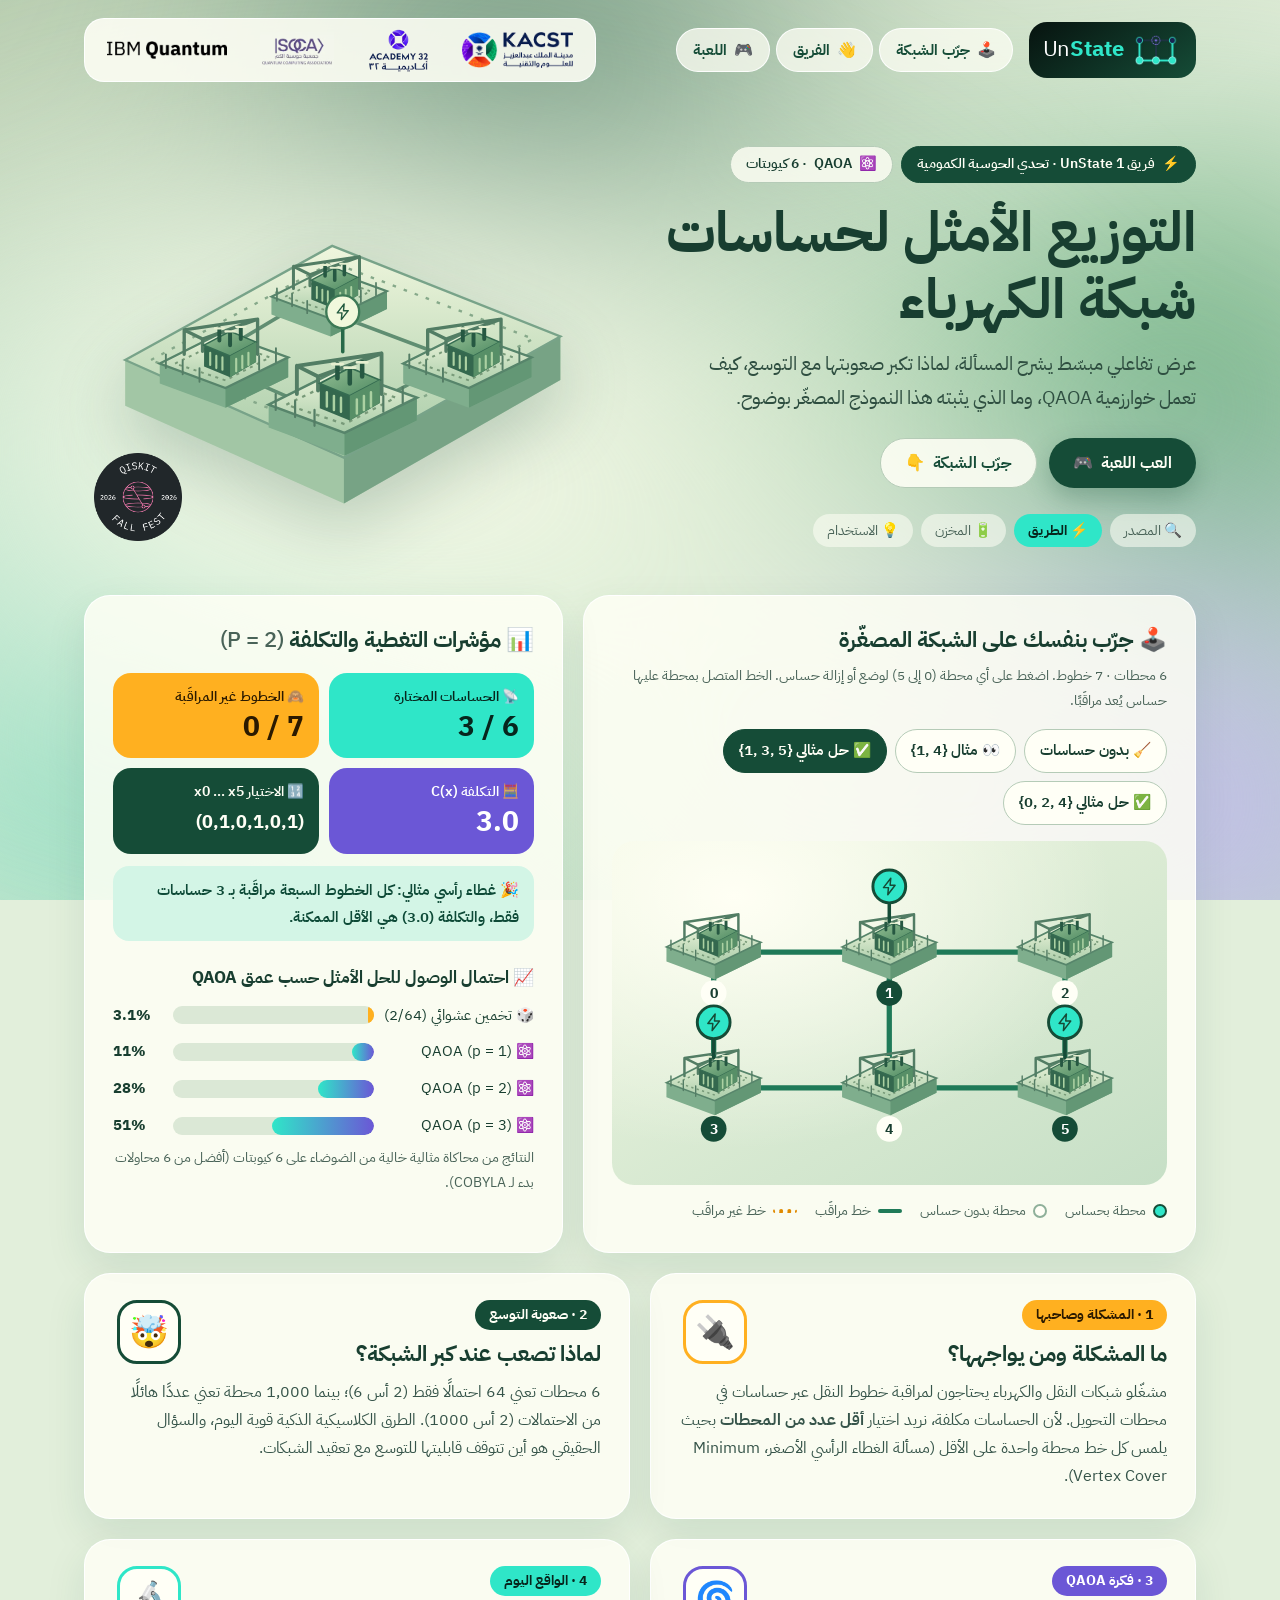
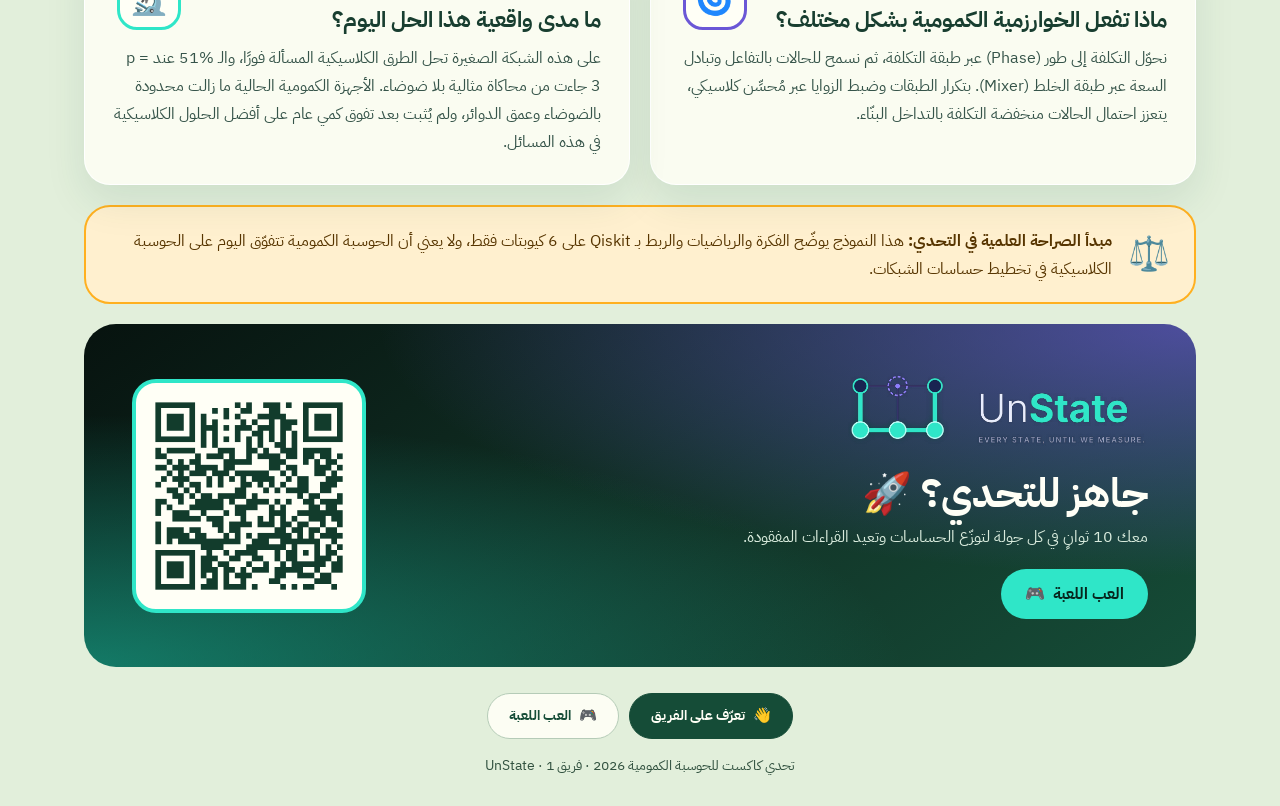
<file: index.html>
<!doctype html>
<html lang="ar" dir="rtl">
<head>
<meta charset="utf-8">
<meta name="viewport" content="width=device-width,initial-scale=1">
<meta name="theme-color" content="#f5f7ed">
<meta name="description" content="عرض تفاعلي من فريق UnState: أقل عدد من الحساسات يراقب كل خطوط شبكة الكهرباء، بخوارزمية QAOA.">
<title>UnState · التوزيع الأمثل لحساسات الشبكة (QAOA)</title>
<link rel="icon" href="product/assets/icon.png">
<link rel="preconnect" href="https://fonts.googleapis.com">
<link rel="preconnect" href="https://fonts.gstatic.com" crossorigin>
<link href="https://fonts.googleapis.com/css2?family=IBM+Plex+Sans+Arabic:wght@400;500;600;700&display=swap" rel="stylesheet">
<link rel="stylesheet" href="product/style.css?v=5">
</head>
<body>
<svg class="defs" aria-hidden="true" xmlns="http://www.w3.org/2000/svg"><defs>
<linearGradient id="pad" x2="0" y2="1"><stop stop-color="#eff6dd"/><stop offset="1" stop-color="#a7cba7"/></linearGradient>
<linearGradient id="metal" x2="1" y2="1"><stop stop-color="#94bf94"/><stop offset="1" stop-color="#4e8a62"/></linearGradient>
<symbol id="bolt" viewBox="0 0 24 24"><path d="M13.8 2 5 13.4h6L10.2 22 19 10.6h-6L13.8 2Z" fill="none" stroke="currentColor" stroke-width="1.8" stroke-linejoin="round"/></symbol>
<symbol id="station-art" viewBox="0 0 100 100">
<path d="M8 60 48 40l44 16v13L51 89 8 73Z" fill="#7fae8d"/>
<path d="M51 76 92 56v13L51 89Z" fill="#639775"/>
<path d="M8 60 48 40l44 16-41 20Z" fill="url(#pad)" stroke="#57856b" stroke-width="1.5"/>
<path d="M18 60 49 45l31 11-29 15Z" fill="none" stroke="#789a79" stroke-width="1.3" stroke-dasharray="2 3"/>
<path d="M24 54V38l48-7v23M24 38l12 6 36-13M36 44v8" fill="none" stroke="#527d64" stroke-width="2.2" stroke-linecap="round" stroke-linejoin="round"/>
<path d="M37 48v14l17 7 17-10V46Z" fill="#34684e"/>
<path d="M37 48l17 7 17-9-17-7Z" fill="url(#metal)" stroke="#356c51"/>
<path d="M54 55v14l17-10V46Z" fill="#578f67"/>
<path d="M41 53v8m4-6v8m4-7v8m9-7v8m4-10v8m4-10v8" stroke="#abd1a2" stroke-width="1.4" stroke-linecap="round"/>
<path d="M47 45v-8m7 11v-9m7 5v-8" stroke="#265842" stroke-width="2.6" stroke-linecap="round"/>
<path d="M44 37h6m1 2h6m1-3h6" stroke="#e5efd0" stroke-width="1.5" stroke-linecap="round"/>
<path d="M12 63v-9m11 13v-9m11 14v-9m39 1v-9m11 4v-9" stroke="#547d65" stroke-width="1.25" stroke-linecap="round"/>
</symbol>
</defs></svg>
<div class="ambient" aria-hidden="true"></div>

<div class="container">
  <header class="top">
    <a class="identity" href="#top" aria-label="UnState">
      <span class="tile"><img src="product/assets/unstate-mark.png" alt="" width="392" height="277"></span>
      <strong dir="ltr">Un<b>State</b></strong>
    </a>
    <nav class="nav" aria-label="التنقل">
      <a href="#try"><span aria-hidden="true">🕹️</span> جرّب الشبكة</a>
      <a href="product/team.html" target="_blank" rel="noopener"><span aria-hidden="true">👋</span> الفريق</a>
      <a href="https://eyes-on-the-grid-kacst.ovalibex32.chatgpt.site/" target="_blank" rel="noopener"><span aria-hidden="true">🎮</span> اللعبة</a>
    </nav>
    <div class="logos">
      <img src="product/assets/kacst.png" alt="مدينة الملك عبدالعزيز للعلوم والتقنية KACST" width="554" height="180">
      <img src="product/assets/academy32.png" alt="Academy 32" width="368" height="265" class="tall">
      <img src="product/assets/sqca.png" alt="جمعية حوسبة الكم" width="200" height="97">
      <img src="product/assets/ibm-quantum.png" alt="IBM Quantum" width="320" height="48" class="short">
    </div>
  </header>

  <main id="top">
    <section class="hero">
      <div class="copy">
        <div class="badges">
          <span class="badge primary"><i aria-hidden="true">⚡</i><span>فريق <bdi>UnState 1</bdi> · تحدي الحوسبة الكمومية</span></span>
          <span class="badge"><i aria-hidden="true">⚛️</i><bdi>QAOA</bdi> · 6 كيوبتات</span>
        </div>
        <h1>التوزيع الأمثل لحساسات شبكة الكهرباء</h1>
        <p class="lead">عرض تفاعلي مبسّط يشرح المسألة، لماذا تكبر صعوبتها مع التوسع، كيف تعمل خوارزمية <bdi>QAOA</bdi>، وما الذي يثبته هذا النموذج المصغّر بوضوح.</p>
        <div class="actions">
          <a class="cta" href="https://eyes-on-the-grid-kacst.ovalibex32.chatgpt.site/" target="_blank" rel="noopener">العب اللعبة <span aria-hidden="true">🎮</span></a>
          <a class="soft" href="#try">جرّب الشبكة <span aria-hidden="true">👇</span></a>
        </div>
        <ol class="journey" aria-label="رحلة الطاقة">
          <li><span aria-hidden="true">🔍</span> المصدر</li>
          <li aria-current="step"><span aria-hidden="true">⚡</span> الطريق</li>
          <li><span aria-hidden="true">🔋</span> المخزن</li>
          <li><span aria-hidden="true">💡</span> الاستخدام</li>
        </ol>
      </div>
      <div class="yard-wrap" aria-hidden="true">
<svg class="yard" viewBox="0 0 440 330">
<path d="M35 176 211 79l194 77v37L221 298 35 215Z" fill="#a2c6a5"/>
<path d="M221 259 405 156v37L221 298Z" fill="#77a385"/>
<path d="M35 176 211 79l194 77-184 103Z" fill="url(#pad)" stroke="#78a389" stroke-width="2"/>
<path d="m57 176 154-83 171 65-161 85Z" fill="none" stroke="#86a98a" stroke-dasharray="3 7" stroke-width="2"/>
<path d="m109 173 77-46 130 49M120 184l98 43 98-51" fill="none" stroke="#608e72" stroke-width="3" stroke-linejoin="round"/>
<use href="#station-art" x="150" y="52" width="117" height="117"/><use href="#station-art" x="54" y="101" width="130" height="130"/><use href="#station-art" x="261" y="101" width="130" height="130"/><use href="#station-art" x="145" y="124" width="150" height="150"/>
<path d="M220 169v-30" stroke="#276948" stroke-width="3" stroke-linecap="round"/><circle cx="220" cy="135" r="14" fill="#f1f8dc" stroke="#3d7956" stroke-width="2"/><use href="#bolt" x="212" y="127" width="16" height="16" color="#235b40"/>
</svg>
        <img class="fest" src="product/assets/qiskit-fall-fest-2026.png" alt="" width="318" height="318">
      </div>
    </section>

    <section class="play" id="try" aria-labelledby="try-title">
      <div class="card">
        <h2 id="try-title"><span aria-hidden="true">🕹️</span> جرّب بنفسك على الشبكة المصغّرة</h2>
        <p class="note">6 محطات · 7 خطوط. اضغط على أي محطة (0 إلى 5) لوضع أو إزالة حساس. الخط المتصل بمحطة عليها حساس يُعد مراقَبًا.</p>
        <div class="controls" role="group" aria-label="أمثلة جاهزة">
          <button type="button" data-preset="">🧹 بدون حساسات</button>
          <button type="button" data-preset="1,4">👀 مثال <bdi dir="ltr">{1, 4}</bdi></button>
          <button type="button" data-preset="1,3,5">✅ حل مثالي <bdi dir="ltr">{1, 3, 5}</bdi></button>
          <button type="button" data-preset="0,2,4">✅ حل مثالي <bdi dir="ltr">{0, 2, 4}</bdi></button>
        </div>
        <div class="board"><svg id="gridSvg" viewBox="0 0 460 280" role="group" aria-label="شبكة الكهرباء: ست محطات وسبعة خطوط"><g id="edgesLayer"></g><g id="nodesLayer"></g></svg></div>
        <div class="legend">
          <span><i class="dot on"></i>محطة بحساس</span>
          <span><i class="dot off"></i>محطة بدون حساس</span>
          <span><i class="wire ok"></i>خط مراقَب</span>
          <span><i class="wire bad"></i>خط غير مراقَب</span>
        </div>
      </div>

      <div class="card" id="qaoa">
        <h2><span aria-hidden="true">📊</span> مؤشرات التغطية والتكلفة <bdi dir="ltr" class="soft-text">(P = 2)</bdi></h2>
        <div class="kpis">
          <div class="kpi mint"><span class="label">📡 الحساسات المختارة</span><span class="val" dir="ltr" id="kpiSensors">3 / 6</span></div>
          <div class="kpi amber"><span class="label">🙈 الخطوط غير المراقَبة</span><span class="val" dir="ltr" id="kpiUncovered">0 / 7</span></div>
          <div class="kpi violet"><span class="label">🧮 التكلفة <bdi dir="ltr">C(x)</bdi></span><span class="val" dir="ltr" id="kpiCost">3.0</span></div>
          <div class="kpi green"><span class="label">🔢 الاختيار <bdi dir="ltr">x0 … x5</bdi></span><span class="val bits" dir="ltr" id="kpiBitstring">(0,1,0,1,0,1)</span></div>
        </div>
        <p id="statusBox" class="status ok" role="status"></p>

        <h3><span aria-hidden="true">📈</span> احتمال الوصول للحل الأمثل حسب عمق <bdi>QAOA</bdi></h3>
        <div class="bars">
          <div class="bar"><span>🎲 تخمين عشوائي <bdi dir="ltr">(2/64)</bdi></span><div class="track"><div class="fill guess" style="--v:3.1%"></div></div><strong dir="ltr">3.1%</strong></div>
          <div class="bar"><span>⚛️ <bdi dir="ltr">QAOA (p = 1)</bdi></span><div class="track"><div class="fill" style="--v:11%"></div></div><strong dir="ltr">11%</strong></div>
          <div class="bar"><span>⚛️ <bdi dir="ltr">QAOA (p = 2)</bdi></span><div class="track"><div class="fill" style="--v:28%"></div></div><strong dir="ltr">28%</strong></div>
          <div class="bar"><span>⚛️ <bdi dir="ltr">QAOA (p = 3)</bdi></span><div class="track"><div class="fill" style="--v:51%"></div></div><strong dir="ltr">51%</strong></div>
        </div>
        <p class="note">النتائج من محاكاة مثالية خالية من الضوضاء على 6 كيوبتات (أفضل من 6 محاولات بدء لـ <bdi>COBYLA</bdi>).</p>
      </div>
    </section>

    <section class="story" aria-label="الأسئلة الأربعة">
      <article class="card amber">
        <span class="emoji" aria-hidden="true">🔌</span><span class="step">1 · المشكلة وصاحبها</span>
        <h2>ما المشكلة ومن يواجهها؟</h2>
        <p>مشغّلو شبكات النقل والكهرباء يحتاجون لمراقبة خطوط النقل عبر حساسات في محطات التحويل. لأن الحساسات مكلفة، نريد اختيار <strong>أقل عدد من المحطات</strong> بحيث يلمس كل خط محطة واحدة على الأقل (مسألة الغطاء الرأسي الأصغر، <bdi>Minimum Vertex Cover</bdi>).</p>
      </article>
      <article class="card green">
        <span class="emoji" aria-hidden="true">🤯</span><span class="step">2 · صعوبة التوسع</span>
        <h2>لماذا تصعب عند كبر الشبكة؟</h2>
        <p>6 محطات تعني 64 احتمالًا فقط (2 أس 6)؛ بينما 1,000 محطة تعني عددًا هائلًا من الاحتمالات (2 أس 1000). الطرق الكلاسيكية الذكية قوية اليوم، والسؤال الحقيقي هو أين تتوقف قابليتها للتوسع مع تعقيد الشبكات.</p>
      </article>
      <article class="card violet">
        <span class="emoji" aria-hidden="true">🌀</span><span class="step">3 · فكرة <bdi>QAOA</bdi></span>
        <h2>ماذا تفعل الخوارزمية الكمومية بشكل مختلف؟</h2>
        <p>نحوّل التكلفة إلى طور (<bdi>Phase</bdi>) عبر طبقة التكلفة، ثم نسمح للحالات بالتفاعل وتبادل السعة عبر طبقة الخلط (<bdi>Mixer</bdi>). بتكرار الطبقات وضبط الزوايا عبر مُحسِّن كلاسيكي، يتعزز احتمال الحالات منخفضة التكلفة بالتداخل البنّاء.</p>
      </article>
      <article class="card mint">
        <span class="emoji" aria-hidden="true">🔬</span><span class="step">4 · الواقع اليوم</span>
        <h2>ما مدى واقعية هذا الحل اليوم؟</h2>
        <p>على هذه الشبكة الصغيرة تحل الطرق الكلاسيكية المسألة فورًا، والـ <bdi dir="ltr">51%</bdi> عند <bdi dir="ltr">p = 3</bdi> جاءت من محاكاة مثالية بلا ضوضاء. الأجهزة الكمومية الحالية ما زالت محدودة بالضوضاء وعمق الدوائر، ولم يُثبت بعد تفوق كمي عام على أفضل الحلول الكلاسيكية في هذه المسائل.</p>
      </article>
    </section>

    <aside class="honesty">
      <span aria-hidden="true">⚖️</span>
      <p><strong>مبدأ الصراحة العلمية في التحدي:</strong> هذا النموذج يوضّح الفكرة والرياضيات والربط بـ <bdi>Qiskit</bdi> على 6 كيوبتات فقط، ولا يعني أن الحوسبة الكمومية تتفوّق اليوم على الحوسبة الكلاسيكية في تخطيط حساسات الشبكات.</p>
    </aside>

    <section class="game" aria-labelledby="game-title">
      <div>
        <img class="wordmark" src="product/assets/unstate-logo.png" alt="UnState: every state, until we measure" width="1180" height="295">
        <h2 id="game-title">جاهز للتحدي؟ <span aria-hidden="true">🚀</span></h2>
        <p>معك 10 ثوانٍ في كل جولة لتوزّع الحساسات وتعيد القراءات المفقودة.</p>
        <a class="cta light" href="https://eyes-on-the-grid-kacst.ovalibex32.chatgpt.site/" target="_blank" rel="noopener">العب اللعبة <span aria-hidden="true">🎮</span></a>
      </div>
      <a class="qr" href="https://eyes-on-the-grid-kacst.ovalibex32.chatgpt.site/" target="_blank" rel="noopener"><img src="product/assets/qr.png" alt="رمز QR للعبة الحساسات" width="888" height="888"></a>
    </section>
  </main>

  <footer>
    <nav class="footer-links" aria-label="روابط الفريق">
      <a href="product/team.html" target="_blank" rel="noopener"><span aria-hidden="true">👋</span> تعرّف على الفريق</a>
      <a href="https://eyes-on-the-grid-kacst.ovalibex32.chatgpt.site/" target="_blank" rel="noopener"><span aria-hidden="true">🎮</span> العب اللعبة</a>
    </nav>
    <p>تحدي كاكست للحوسبة الكمومية 2026 · فريق 1 · <bdi>UnState</bdi></p>
  </footer>
</div>
<script src="product/app.js"></script>
</body>
</html>
</file>
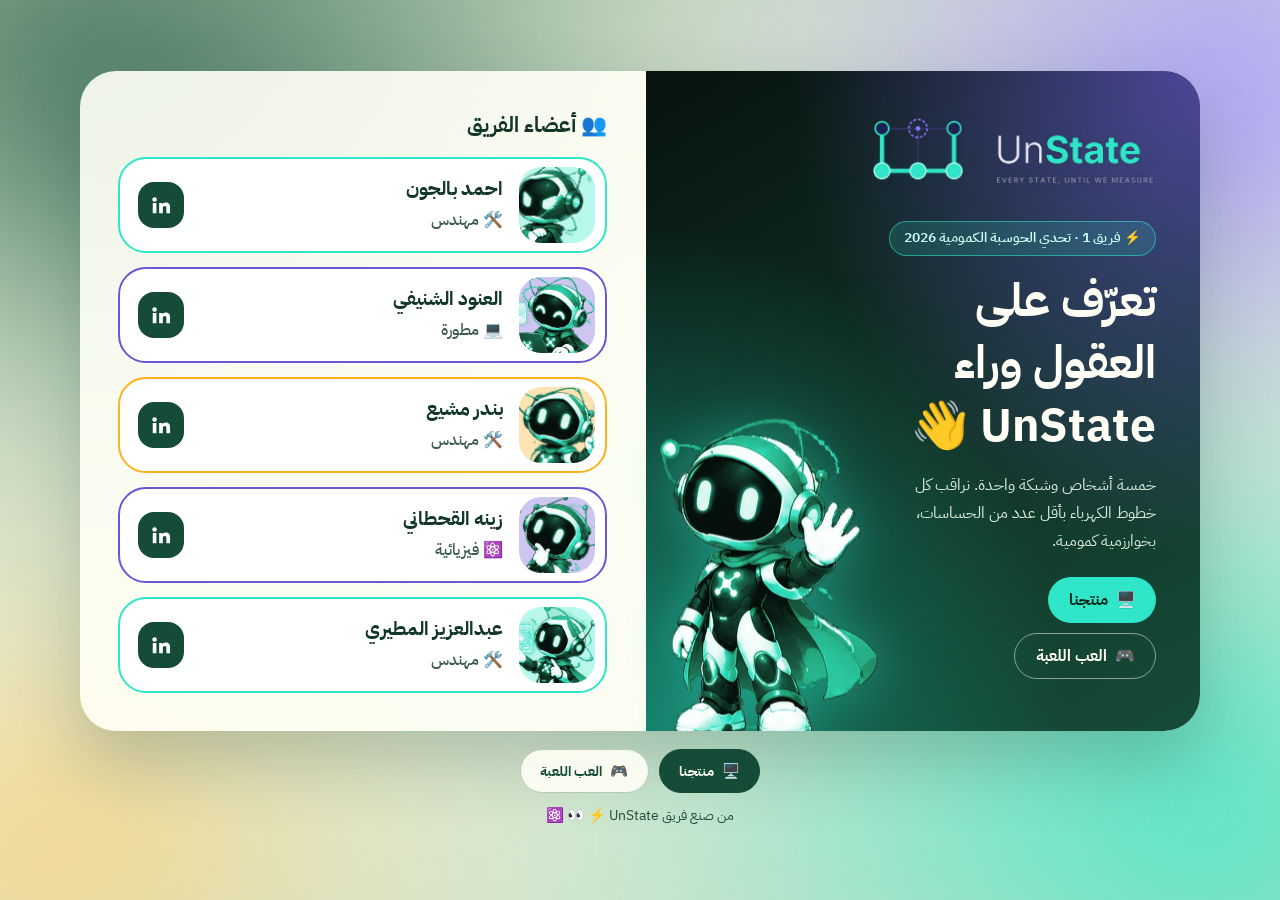
<file: team.html>
<!doctype html>
<html lang="en">
<head>
<meta charset="utf-8">
<title>UnState Team</title>
<meta http-equiv="refresh" content="0; url=product/team.html">
<link rel="canonical" href="product/team.html">
</head>
<body><a href="product/team.html">UnState Team</a></body>
</html>
</file>
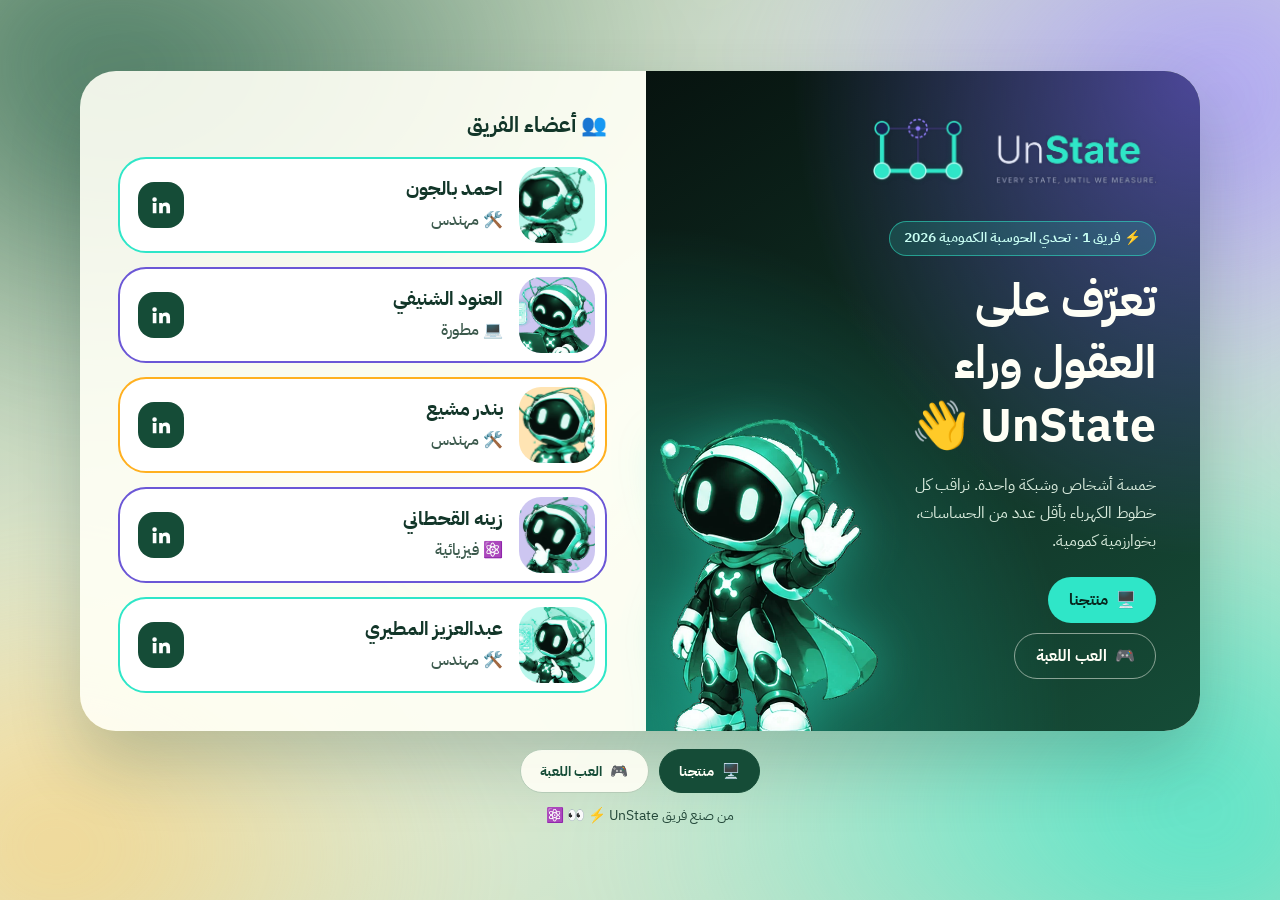
<file: product/team.html>
<!doctype html>
<html lang="ar" dir="rtl">
<head>
<meta charset="utf-8">
<meta name="viewport" content="width=device-width,initial-scale=1">
<meta name="theme-color" content="#154c37">
<meta name="description" content="تعرّف على العقول وراء UnState، الفريق 1 في تحدي كاكست للحوسبة الكمومية 2026.">
<title>فريق UnState</title>
<link rel="icon" href="assets/icon.png">
<link rel="preconnect" href="https://fonts.googleapis.com">
<link rel="preconnect" href="https://fonts.gstatic.com" crossorigin>
<link href="https://fonts.googleapis.com/css2?family=IBM+Plex+Sans+Arabic:wght@400;500;600;700&display=swap" rel="stylesheet">
<link rel="stylesheet" href="team.css?v=5">
</head>
<body>
<svg class="defs" focusable="false" aria-hidden="true" xmlns="http://www.w3.org/2000/svg"><defs>
<symbol id="in" viewBox="0 0 24 24"><path fill="currentColor" d="M4.98 3.5a2.5 2.5 0 1 1 0 5 2.5 2.5 0 0 1 0-5ZM3 9.75h4V21H3V9.75Zm6.5 0h3.8v1.55h.06c.53-.95 1.83-1.9 3.76-1.9 4.02 0 4.76 2.5 4.76 5.75V21h-4v-5.2c0-1.24-.02-2.84-1.8-2.84-1.8 0-2.08 1.35-2.08 2.75V21h-4V9.75Z"/></symbol>
</defs></svg>
<div class="ambient" aria-hidden="true"></div>

<main class="panel">
  <section class="brand">
    <img class="logo" src="assets/unstate-logo.png" alt="UnState: every state, until we measure" width="1180" height="295">
    <div class="intro">
      <p class="badge"><span aria-hidden="true">⚡</span> فريق 1 · تحدي الحوسبة الكمومية 2026</p>
      <h1>تعرّف على العقول وراء <bdi>UnState</bdi> <span aria-hidden="true">👋</span></h1>
      <p class="lead">خمسة أشخاص وشبكة واحدة. نراقب كل خطوط الكهرباء بأقل عدد من الحساسات، بخوارزمية كمومية.</p>
      <div class="actions">
        <a class="cta" href="../" target="_blank" rel="noopener"><span aria-hidden="true">🖥️</span> منتجنا</a>
        <a class="ghost" href="https://eyes-on-the-grid-kacst.ovalibex32.chatgpt.site/" target="_blank" rel="noopener"><span aria-hidden="true">🎮</span> العب اللعبة</a>
      </div>
    </div>
    <img class="hero" src="assets/team/wave.webp" alt="شخصية UnState تلوّح بيدها" width="433" height="637">
  </section>

  <section class="people" aria-labelledby="people-title">
    <h2 id="people-title"><span aria-hidden="true">👥</span> أعضاء الفريق</h2>
    <a class="person" style="--c:#2fe6c8" href="https://www.linkedin.com/in/ahmed-s-baljoon-7585b8420" target="_blank" rel="noopener">
      <span class="avatar"><img src="assets/team/arms.webp" style="--w:122%;--x:-10%;--y:-6%" alt="" loading="lazy"></span>
      <span class="who"><strong>احمد بالجون</strong><span><i aria-hidden="true">🛠️</i> مهندس</span></span>
      <span class="in"><svg aria-label="LinkedIn" role="img"><use href="#in"/></svg></span>
    </a>
    <a class="person" style="--c:#6b57d6" href="https://www.linkedin.com/in/alanoud-alshenaifi-425794247" target="_blank" rel="noopener">
      <span class="avatar"><img src="assets/team/laptop.webp" style="--w:132%;--x:-8%;--y:-5%" alt="" loading="lazy"></span>
      <span class="who"><strong>العنود الشنيفي</strong><span><i aria-hidden="true">💻</i> مطورة</span></span>
      <span class="in"><svg aria-label="LinkedIn" role="img"><use href="#in"/></svg></span>
    </a>
    <a class="person" style="--c:#ffb020" href="https://www.linkedin.com/in/bandarmosh" target="_blank" rel="noopener">
      <span class="avatar"><img src="assets/team/idea.webp" style="--w:142%;--x:-30%;--y:-10%" alt="" loading="lazy"></span>
      <span class="who"><strong>بندر مشيع</strong><span><i aria-hidden="true">🛠️</i> مهندس</span></span>
      <span class="in"><svg aria-label="LinkedIn" role="img"><use href="#in"/></svg></span>
    </a>
    <a class="person" style="--c:#6b57d6" href="https://www.linkedin.com/in/zainah-ali-73419b184" target="_blank" rel="noopener">
      <span class="avatar"><img src="assets/team/think.webp" style="--w:124%;--x:-10%;--y:-6%" alt="" loading="lazy"></span>
      <span class="who"><strong>زينه القحطاني</strong><span><i aria-hidden="true">⚛️</i> فيزيائية</span></span>
      <span class="in"><svg aria-label="LinkedIn" role="img"><use href="#in"/></svg></span>
    </a>
    <a class="person" style="--c:#2fe6c8" href="https://www.linkedin.com/in/abdulaziz-mohammed-5a510322a" target="_blank" rel="noopener">
      <span class="avatar"><img src="assets/team/panel.webp" style="--w:128%;--x:-2%;--y:-4%" alt="" loading="lazy"></span>
      <span class="who"><strong>عبدالعزيز المطيري</strong><span><i aria-hidden="true">🛠️</i> مهندس</span></span>
      <span class="in"><svg aria-label="LinkedIn" role="img"><use href="#in"/></svg></span>
    </a>
  </section>
</main>
<footer>
  <nav class="footer-links" aria-label="روابط الفريق">
    <a href="../" target="_blank" rel="noopener"><span aria-hidden="true">🖥️</span> منتجنا</a>
    <a href="https://eyes-on-the-grid-kacst.ovalibex32.chatgpt.site/" target="_blank" rel="noopener"><span aria-hidden="true">🎮</span> العب اللعبة</a>
  </nav>
  <p>من صنع فريق <bdi>UnState</bdi> <span aria-hidden="true">⚡ 👀 ⚛️</span></p>
</footer>
</body>
</html>
</file>
<file: product/style.css>
/* UnState identity: the game's greens, plus mint and violet from the logo and amber for blind lines. */
:root{--paper:#fffff6;--green:#154c37;--ink:#183e30;--muted:#496358;--line:#b5cbb7;--mint:#2fe6c8;--violet:#6b57d6;--amber:#ffb020;--amber-ink:#8a5200;--ease:cubic-bezier(.22,1,.36,1);--r:26px;color-scheme:light}
*{box-sizing:border-box}
html{scroll-behavior:smooth}
body{margin:0;min-height:100svh;overflow-x:clip;color:var(--ink);background:#e2efdb;font:400 1rem/1.75 "IBM Plex Sans Arabic",Tahoma,sans-serif}
h1,h2,h3,p{margin:0}
h1{font-size:clamp(2.1rem,4.6vw,3.5rem);line-height:1.2;font-weight:700;text-wrap:balance}
h2{font-size:clamp(1.15rem,2vw,1.4rem);line-height:1.45;font-weight:700}
h3{font-size:1.05rem;margin-top:22px}
a{color:inherit}
img,svg{max-width:100%}
button{font:inherit;color:inherit;cursor:pointer;-webkit-tap-highlight-color:transparent}
a:focus-visible,button:focus-visible,.station:focus-visible{outline:3px solid #267655;outline-offset:3px}
.defs{position:absolute;width:0;height:0}

.ambient{position:fixed;inset:0;z-index:-1;overflow:hidden;pointer-events:none;background:linear-gradient(151deg,#bacfb2,#e5efdc 47%,#c5dfc4)}
.ambient::before,.ambient::after{content:"";position:absolute;inset:-8%;filter:blur(clamp(48px,9vw,128px))}
.ambient::before{background:radial-gradient(ellipse at 42% -14%,#14513b 2%,transparent 34%),radial-gradient(ellipse at 96% 46%,#65ac7c 6%,transparent 46%),radial-gradient(ellipse at 8% 80%,#8fdcc0 6%,transparent 50%)}
.ambient::after{background:radial-gradient(ellipse at 96% 92%,#b9aef2 2%,transparent 34%),radial-gradient(ellipse at 30% 50%,#f6f8e6 10%,transparent 52%),radial-gradient(ellipse at 64% 96%,#eef6da 4%,transparent 44%)}

.container{width:min(100%,1200px);margin:auto;padding:18px clamp(16px,4vw,44px) 28px}
.top{display:flex;align-items:center;justify-content:space-between;gap:16px;flex-wrap:wrap}
.identity{display:flex;align-items:center;gap:10px;text-decoration:none;font-size:1.35rem}
.identity strong{font-weight:400;letter-spacing:-.01em;color:#fff}
.identity b{font-weight:700;color:var(--mint)}
.identity{background:linear-gradient(145deg,#07130f,#154c37);border-radius:18px;padding:9px 18px 9px 14px}
.tile img{display:block;width:44px;height:auto}
.nav{display:flex;flex-wrap:wrap;justify-content:center;gap:6px;margin-inline-end:auto}
.nav a{display:inline-flex;align-items:center;gap:7px;min-height:44px;padding:.2rem 1rem;border-radius:999px;font-weight:700;font-size:.95rem;text-decoration:none;color:var(--green);background:rgb(255 255 246/.72);border:1px solid rgb(255 255 255/.9);transition:transform 160ms var(--ease),background 160ms}
.nav a:hover{transform:translateY(-1px);background:var(--mint)}
.logos{display:flex;align-items:center;gap:clamp(14px,2.6vw,34px);flex-wrap:wrap;background:rgb(255 255 246/.86);border:1px solid rgb(255 255 255/.9);border-radius:20px;padding:9px 22px}
.logos img{display:block;height:36px;width:auto}
.logos .tall{height:44px}.logos .short{height:18px}

.hero{display:grid;grid-template-columns:minmax(0,1.05fr) minmax(0,1fr);gap:clamp(18px,4vw,56px);align-items:center;padding-block:clamp(30px,5vw,64px) clamp(26px,4vw,48px)}
.badges{display:flex;flex-wrap:wrap;gap:8px;margin-bottom:16px}
.badge{display:inline-flex;align-items:center;gap:7px;font-size:.88rem;font-weight:600;padding:5px 15px;border-radius:999px;background:rgb(255 255 246/.8);border:1px solid var(--line)}
.badge i{font-style:normal}
.badge.primary{background:var(--green);border-color:var(--green);color:var(--paper)}
.lead{color:#2f4f41;font-size:clamp(1.02rem,1.6vw,1.2rem);max-width:46ch;margin-top:14px}
.actions{display:flex;flex-wrap:wrap;gap:12px;margin-top:24px}
.cta,.soft{display:inline-flex;align-items:center;gap:8px;min-height:50px;padding:.45rem 1.5rem;border-radius:999px;font-weight:700;text-decoration:none;transition:transform 160ms var(--ease),box-shadow 160ms var(--ease)}
.cta{background:var(--green);color:var(--paper);box-shadow:0 10px 26px rgb(21 76 55/.28)}
.cta.light{background:var(--mint);color:#07261d;box-shadow:none;margin-top:18px}
.soft{background:rgb(255 255 246/.85);border:1px solid var(--line);color:var(--green)}
.cta:hover,.soft:hover{transform:translateY(-2px)}
.journey{display:flex;flex-wrap:wrap;gap:8px;list-style:none;margin:26px 0 0;padding:0}
.journey li{font-size:.9rem;padding:4px 14px;border-radius:999px;background:rgb(255 255 246/.55);color:var(--muted)}
.journey [aria-current]{background:var(--mint);color:#07261d;font-weight:700}
.yard-wrap{position:relative}
.yard{display:block;width:100%;height:auto;filter:drop-shadow(0 26px 34px rgb(21 76 55/.24));overflow:visible}
.fest{position:absolute;inset-inline-end:2%;bottom:0;width:clamp(76px,17%,116px);height:auto}

.card{position:relative;background:rgb(255 255 246/.82);border:1px solid rgb(255 255 255/.9);border-radius:var(--r);padding:clamp(18px,2.4vw,28px);box-shadow:0 16px 40px rgb(21 76 55/.1)}
.note{font-size:.9rem;color:var(--muted);margin-top:6px}
.soft-text{font-weight:500;color:var(--muted)}
.play{display:grid;grid-template-columns:minmax(0,1.15fr) minmax(0,.9fr);gap:20px;scroll-margin-top:16px}
.controls{display:flex;flex-wrap:wrap;gap:8px;margin:16px 0}
.controls button{min-height:44px;padding:5px 15px;border-radius:999px;border:1px solid var(--line);background:var(--paper);font-size:.92rem;font-weight:600;transition:transform 150ms var(--ease),background 150ms}
.controls button:hover{transform:translateY(-1px);background:#eaf5e4}
.controls [aria-pressed=true]{background:var(--green);border-color:var(--green);color:var(--paper)}
.board{border-radius:22px;padding:8px;background:radial-gradient(ellipse at 22% 16%,#fffff4,transparent 62%),linear-gradient(150deg,#eef6e0,#c6dfc6)}
.board svg{display:block;width:100%;height:auto;overflow:visible}
.station{cursor:pointer;outline-offset:2px;border-radius:12px}
.station .hit{fill:transparent}
.station .num{font:700 12px "IBM Plex Sans Arabic",sans-serif;fill:var(--ink)}
.station .pill{fill:var(--paper)}
.station.on .num{fill:#fff}.station.on .pill{fill:var(--green)}
.station use{transition:filter 180ms}
.station:hover use{filter:brightness(1.06)}
.sensor{opacity:0;transform:translateY(-9px);transition:opacity 180ms,transform 320ms var(--ease);pointer-events:none}
.station.on .sensor{opacity:1;transform:none}
.cable{fill:none;stroke-linecap:round;transition:stroke 200ms}
.cable.ok{stroke:#1f7a58;stroke-width:4.5}
.cable.bad{stroke:#e08a00;stroke-width:4;stroke-dasharray:3 9;animation:blink 1.1s ease-in-out infinite alternate}
@keyframes blink{from{opacity:1}to{opacity:.45}}
.legend{display:flex;flex-wrap:wrap;gap:8px 18px;margin-top:14px;font-size:.88rem;color:var(--muted)}
.legend span{display:inline-flex;align-items:center;gap:7px}
.dot{width:14px;height:14px;border-radius:50%;border:2px solid var(--green)}
.dot.on{background:var(--mint)}.dot.off{background:var(--paper);border-color:#8fb09a}
.wire{width:24px;height:0;border-top:4px solid #1f7a58;border-radius:4px}.wire.bad{border-top:4px dotted #e08a00}

.kpis{display:grid;grid-template-columns:repeat(2,minmax(0,1fr));gap:10px;margin:16px 0 12px}
.kpi{display:flex;flex-direction:column;border-radius:18px;padding:12px 15px}
.kpi .label{font-size:.85rem;font-weight:600}
.kpi .val{font-size:1.75rem;font-weight:700;line-height:1.35;text-align:right;font-variant-numeric:tabular-nums}
.kpi .bits{font-size:1.15rem;line-height:2}
.kpi.mint{background:var(--mint);color:#07261d}.kpi.amber{background:var(--amber);color:#2b1a00}.kpi.violet{background:var(--violet);color:#fff}.kpi.green{background:var(--green);color:var(--paper)}
.status{border-radius:16px;padding:11px 15px;font-size:.95rem;font-weight:600}
.status.ok{background:#d3f5e6;color:#0d4a37}.status.bad{background:#fff0cf;color:#6e4200}
.bars{display:grid;gap:11px;margin-top:10px}
.bar{display:grid;grid-template-columns:minmax(0,150px) 1fr 50px;gap:10px;align-items:center;font-size:.92rem}
.bar strong{text-align:left;font-variant-numeric:tabular-nums}
.track{height:18px;border-radius:99px;background:#dbe8d6;overflow:hidden}
.fill{height:100%;width:var(--v);border-radius:99px;background:linear-gradient(270deg,var(--violet),var(--mint))}
.fill.guess{background:var(--amber)}

.story{display:grid;grid-template-columns:repeat(2,minmax(0,1fr));gap:20px;margin-top:20px}
.story .card{padding-top:26px}
.story .emoji{float:left;display:grid;place-items:center;width:64px;height:64px;margin:0 0 6px 4px;border-radius:20px;font-size:2rem;background:#fffff6;border:3px solid var(--c)}
.story .step{display:inline-block;font-size:.85rem;font-weight:700;padding:3px 14px;border-radius:999px;margin-bottom:8px;background:var(--c);color:var(--t)}
.story p{margin-top:8px;color:#36544a}
.card.amber{--c:var(--amber);--t:#2b1a00}.card.green{--c:var(--green);--t:var(--paper)}.card.violet{--c:var(--violet);--t:#fff}.card.mint{--c:var(--mint);--t:#07261d}

.honesty{display:flex;gap:16px;align-items:center;margin-top:20px;padding:18px 24px;border-radius:var(--r);background:#fff0cf;border:2px solid var(--amber);color:#573500}
.honesty>span{font-size:2.1rem}
.game{display:flex;align-items:center;justify-content:space-between;gap:28px;margin-top:20px;padding:clamp(24px,4vw,48px);border-radius:32px;color:var(--paper);background:radial-gradient(ellipse at 100% 0,#6b57d6aa,transparent 52%),radial-gradient(ellipse at 0 100%,#17a58caa,transparent 52%),linear-gradient(145deg,#07130f,#123629 60%,#154c37)}
.game h2{font-size:clamp(1.6rem,3.4vw,2.5rem);margin-top:18px}
.game p{color:#d9ebdd}
.wordmark{display:block;width:min(300px,100%);height:auto}
.qr{flex:none;padding:8px;border-radius:24px;background:#fffff6;border:4px solid var(--mint)}
.qr img{display:block;width:clamp(150px,18vw,210px);height:auto;border-radius:14px}
footer{padding-top:26px;text-align:center;font-size:.9rem;color:#31513f}
.footer-links{display:flex;flex-wrap:wrap;justify-content:center;gap:10px;margin-bottom:14px}
.footer-links a{display:inline-flex;align-items:center;gap:8px;min-height:46px;padding:.3rem 1.3rem;border-radius:999px;background:rgb(255 255 246/.88);border:1px solid var(--line);color:var(--green);font-weight:700;text-decoration:none;transition:transform 160ms var(--ease)}
.footer-links a:first-child{background:var(--green);border-color:var(--green);color:var(--paper)}
.footer-links a:hover{transform:translateY(-2px)}

@media(max-width:900px){
  .hero,.play{grid-template-columns:minmax(0,1fr)}
  .hero{padding-top:26px}
}
@media(max-width:640px){
  .top{justify-content:center}
  .nav{margin-inline:auto;width:100%}
  .nav a{padding:.2rem .8rem;font-size:.9rem}
  .logos{justify-content:center;padding:9px 16px;gap:10px 18px}
  .logos img{height:28px}.logos .tall{height:36px}.logos .short{height:15px}
  .story{grid-template-columns:minmax(0,1fr)}
  .game{flex-direction:column;align-items:flex-start}
  .qr{align-self:center}
  .bar{grid-template-columns:minmax(0,122px) 1fr 46px;font-size:.85rem}
  .honesty{align-items:flex-start}
}
@media(prefers-reduced-motion:reduce){html{scroll-behavior:auto}*,*::before,*::after{animation:none!important;transition:none!important}}
</file>
<file: product/team.css>
/* Team page: the game's greens, with mint, violet and amber from the UnState identity. */
:root{--paper:#fffff6;--green:#154c37;--ink:#123629;--muted:#3c5a4d;--mint:#2fe6c8;--ease:cubic-bezier(.22,1,.36,1);color-scheme:light}
*{box-sizing:border-box}
body{margin:0;min-height:100svh;display:flex;flex-direction:column;align-items:center;justify-content:center;gap:18px;padding:clamp(16px,3vw,40px);overflow-x:clip;color:var(--ink);background:#dcecd6;font:400 1rem/1.75 "IBM Plex Sans Arabic",Tahoma,sans-serif}
h1,h2,p{margin:0}
.panel,.person,.intro,.people{direction:rtl;text-align:right}
img{max-width:100%;height:auto}
.defs{position:absolute;width:0;height:0}
a:focus-visible{outline:3px solid #07261d;outline-offset:3px}
.ambient{position:fixed;inset:0;z-index:-1;overflow:hidden;pointer-events:none;background:linear-gradient(151deg,#bacfb2,#e5efdc 47%,#c5dfc4)}
.ambient::before{content:"";position:absolute;inset:-8%;filter:blur(clamp(48px,9vw,128px));background:radial-gradient(ellipse at 12% 0,#14513b 2%,transparent 34%),radial-gradient(ellipse at 98% 12%,#8f7cff 1%,transparent 30%),radial-gradient(ellipse at 96% 92%,#2fe6c8 2%,transparent 36%),radial-gradient(ellipse at 4% 96%,#ffc65a 1%,transparent 26%)}

.panel{width:min(100%,1120px);display:grid;grid-template-columns:minmax(0,1fr) minmax(0,1.02fr);border-radius:36px;overflow:hidden;background:rgb(255 255 246/.9);box-shadow:0 30px 70px rgb(18 54 41/.24)}
.brand{position:relative;isolation:isolate;display:flex;flex-direction:column;padding:clamp(24px,3.4vw,44px);min-height:600px;color:var(--paper);background:radial-gradient(ellipse at 100% 0,#6b57d6aa,transparent 52%),radial-gradient(ellipse at 0 100%,#17a58caa,transparent 54%),linear-gradient(150deg,#07130f,#123629 60%,#154c37)}
.logo{width:min(290px,78%);align-self:flex-start;margin-inline-start:-4px}
.intro{margin-top:clamp(20px,3vw,34px);max-width:31ch}
.badge{display:inline-block;white-space:nowrap;direction:rtl;padding:4px 14px;border-radius:999px;background:rgb(47 230 200/.16);border:1px solid rgb(47 230 200/.55);font-size:.86rem;font-weight:600;color:#c9fff4}
h1{margin-top:14px;font-size:clamp(2rem,3.7vw,2.9rem);line-height:1.35;font-weight:700;text-wrap:balance}
.lead{margin-top:14px;max-width:27ch;color:#d9ebdd}
.actions{display:flex;flex-direction:column;align-items:flex-start;gap:10px;margin-top:22px}
.cta,.ghost{display:inline-flex;gap:8px;align-items:center;min-height:46px;padding:.35rem 1.3rem;border-radius:999px;font-weight:700;text-decoration:none;transition:transform 160ms var(--ease)}
.cta{background:var(--mint);color:#07261d}
.ghost{color:var(--paper);border:1.5px solid rgb(255 255 246/.5)}
.cta:hover,.ghost:hover{transform:translateY(-2px)}
.hero{position:absolute;z-index:-1;left:14px;transform:scaleX(-1);bottom:-8px;width:min(43%,218px);filter:drop-shadow(0 0 26px rgb(47 230 200/.4));animation:bob 4.5s ease-in-out infinite alternate}
@keyframes bob{from{transform:scaleX(-1)}to{transform:scaleX(-1) translateY(-10px)}}

.people{display:flex;flex-direction:column;justify-content:center;gap:14px;padding:clamp(20px,3vw,40px)}
.person{position:relative;display:grid;grid-template-columns:76px minmax(0,1fr) auto;gap:16px;align-items:center;min-height:92px;padding:8px;padding-inline:10px 18px;border-radius:28px;color:inherit;text-decoration:none;background:#fff;border:2px solid var(--c);transition:transform 180ms var(--ease),box-shadow 180ms var(--ease)}
a.person:hover{transform:translateX(-6px);box-shadow:0 12px 28px rgb(18 54 41/.16)}
.avatar{position:relative;width:76px;height:76px;border-radius:22px;overflow:hidden;background:color-mix(in srgb,var(--c) 34%,#fff)}
.people h2{font-size:1.3rem;font-weight:700;line-height:1.5;margin-bottom:2px}
.avatar img{transform:scaleX(-1);position:absolute;right:var(--x);top:var(--y);width:var(--w);max-width:none}
.who{display:flex;flex-direction:column;align-items:flex-start;gap:3px;min-width:0}
.who strong{font-size:1.16rem;line-height:1.5;font-weight:700}
.who span{color:var(--muted);font-weight:500}
.who i{font-style:normal}
.in{display:grid;place-items:center;width:46px;height:46px;border-radius:16px;background:var(--green);color:#fff;transition:background 160ms}
a.person:hover .in{background:#0a66c2}
.in svg{width:22px;height:22px}
.in.none{background:#eaf2e2;color:var(--muted);font-size:1.4rem;font-weight:700}
footer{font-size:.9rem;color:#24483a;text-align:center}
.footer-links{display:flex;flex-wrap:wrap;justify-content:center;gap:10px;margin-bottom:10px}
.footer-links a{display:inline-flex;align-items:center;gap:8px;min-height:44px;padding:.25rem 1.2rem;border-radius:999px;background:rgb(255 255 246/.9);border:1px solid #b5cbb7;color:var(--green);font-weight:700;text-decoration:none;transition:transform 160ms var(--ease)}
.footer-links a:first-child{background:var(--green);border-color:var(--green);color:var(--paper)}
.footer-links a:hover{transform:translateY(-2px)}

@media(max-width:860px){
  body{justify-content:flex-start}
  .panel{grid-template-columns:minmax(0,1fr);border-radius:30px}
  .brand{min-height:0;padding-bottom:34px}
  .lead{max-width:24ch}
}
@media(max-width:460px){
  .brand{padding-bottom:30px}
  .hero{width:33%;left:8px}
  .lead{max-width:26ch}
  .people{padding:16px 14px 20px}
  .person{grid-template-columns:60px minmax(0,1fr) auto;gap:12px;padding-inline-end:12px}
  .avatar{width:60px;height:60px;border-radius:18px}
  .who strong{font-size:1.04rem}.who span{font-size:.94rem}
  .in{width:40px;height:40px;border-radius:14px}
}
@media(prefers-reduced-motion:reduce){*{animation:none!important;transition:none!important}}
</file>
